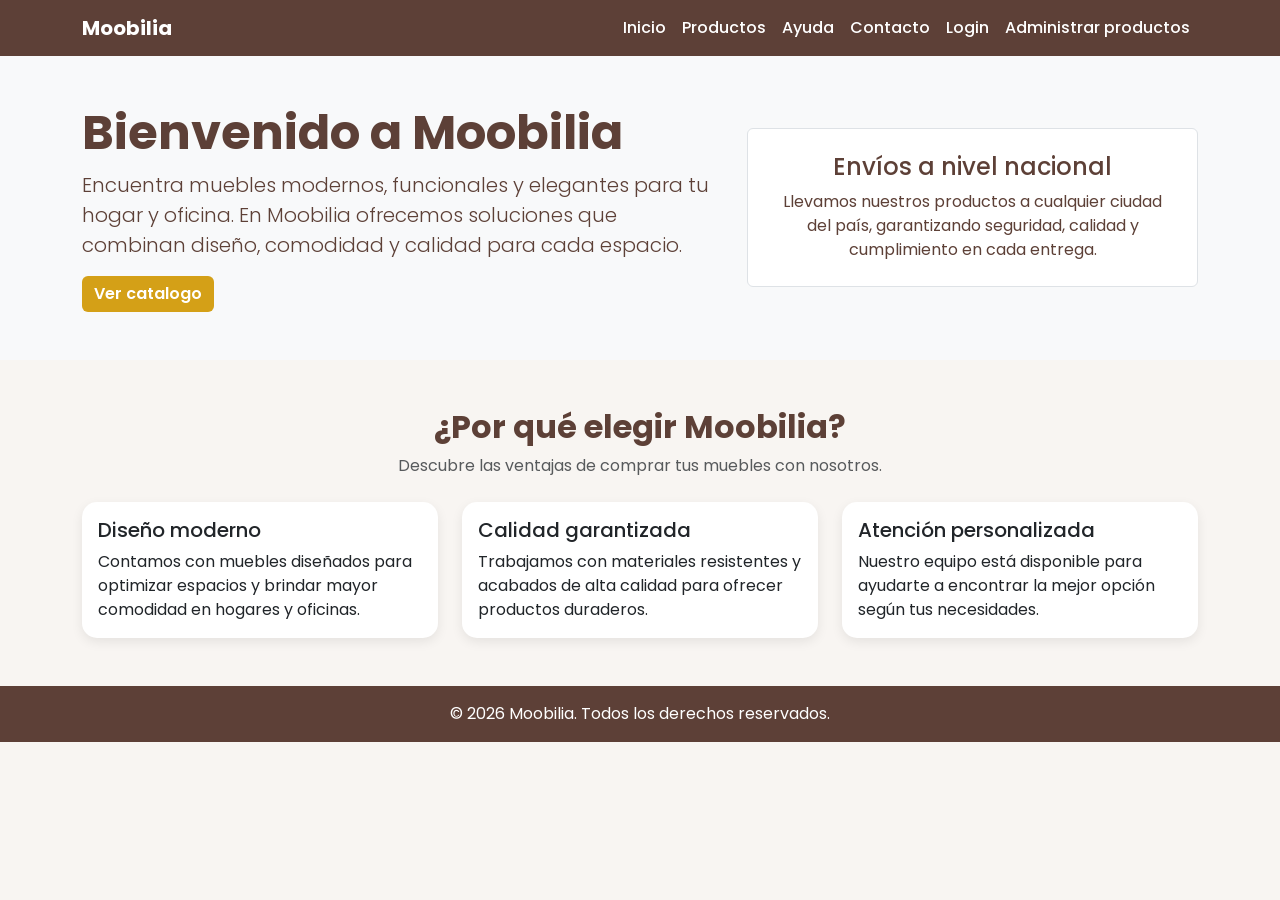
<file: frontend/index.html>
<!doctype html>
<html lang="es">
  <head>
    <meta charset="UTF-8" />
    <meta name="viewport" content="width=device-width, initial-scale=1.0" />
    <meta
      name="description"
      content="Pagina principal de una tienda online basica creada con HTML, CSS, JavaScript y Bootstrap."
    />
    <title>Moobilia</title>
    <link rel="preconnect" href="https://fonts.googleapis.com" />
    <link rel="preconnect" href="https://fonts.gstatic.com" crossorigin />
    <link
      href="https://fonts.googleapis.com/css2?family=Poppins:wght@300;400;500;600;700&display=swap"
      rel="stylesheet"
    />
    <link
      href="https://cdn.jsdelivr.net/npm/bootstrap@5.3.3/dist/css/bootstrap.min.css"
      rel="stylesheet"
    />
    <link rel="stylesheet" href="css/estilos.css" />
  </head>

  <body>
    <!-- Barra de navegacion principal -->
    <nav class="navbar navbar-expand-lg navbar-moobilia">
      <div class="container">
        <a class="navbar-brand fw-bold" href="index.html">Moobilia</a>
        <button
          class="navbar-toggler"
          type="button"
          data-bs-toggle="collapse"
          data-bs-target="#menuPrincipal"
          aria-controls="menuPrincipal"
          aria-expanded="false"
          aria-label="Abrir menu de navegacion"
        >
          <span class="navbar-toggler-icon"></span>
        </button>

        <div class="collapse navbar-collapse" id="menuPrincipal">
          <ul class="navbar-nav ms-auto">
            <li class="nav-item">
              <a class="nav-link active" aria-current="page" href="index.html"
                >Inicio</a
              >
            </li>
            <li class="nav-item">
              <a class="nav-link" href="productos.html">Productos</a>
            </li>
            <li class="nav-item">
              <a class="nav-link" href="ayuda.html">Ayuda</a>
            </li>
            <li class="nav-item">
              <a class="nav-link" href="contacto.html">Contacto</a>
            </li>
            <li class="nav-item">
              <a class="nav-link" href="login.html">Login</a>
            </li>
            <li class="nav-item">
              <a class="nav-link" href="admin-productos.html"
                >Administrar productos</a
              >
            </li>
          </ul>
        </div>
      </div>
    </nav>

    <main>
      <!-- Seccion principal de bienvenida -->
      <section class="bg-light py-5">
        <div class="container">
          <div class="row align-items-center g-4">
            <div class="col-lg-7">
              <h1 class="display-5 fw-bold">Bienvenido a Moobilia</h1>
              <p class="lead">
                Encuentra muebles modernos, funcionales y elegantes para tu
                hogar y oficina. En Moobilia ofrecemos soluciones que combinan
                diseño, comodidad y calidad para cada espacio.
              </p>
              <a class="btn btn-moobilia" href="productos.html">Ver catalogo</a>
            </div>

            <div class="col-lg-5">
              <div class="p-4 bg-white border rounded text-center">
                <h2 class="h4">Envíos a nivel nacional</h2>
                <p class="mb-0">
                  Llevamos nuestros productos a cualquier ciudad del país,
                  garantizando seguridad, calidad y cumplimiento en cada
                  entrega.
                </p>
              </div>
            </div>
          </div>
        </div>
      </section>

      <!-- Tarjetas informativas de ejemplo -->
      <section id="informacion" class="py-5">
        <div class="container">
          <div class="text-center mb-4">
            <h2 class="fw-bold">¿Por qué elegir Moobilia?</h2>
            <p class="text-muted">
              Descubre las ventajas de comprar tus muebles con nosotros.
            </p>
          </div>

          <div class="row g-4">
            <div class="col-md-4">
              <div class="card h-100">
                <div class="card-body">
                  <h3 class="card-title h5">Diseño moderno</h3>
                  <p class="card-text">
                    Contamos con muebles diseñados para optimizar espacios y
                    brindar mayor comodidad en hogares y oficinas.
                  </p>
                </div>
              </div>
            </div>

            <div class="col-md-4">
              <div class="card h-100">
                <div class="card-body">
                  <h3 class="card-title h5">Calidad garantizada</h3>
                  <p class="card-text">
                    Trabajamos con materiales resistentes y acabados de alta
                    calidad para ofrecer productos duraderos.
                  </p>
                </div>
              </div>
            </div>

            <div class="col-md-4">
              <div class="card h-100">
                <div class="card-body">
                  <h3 class="card-title h5">Atención personalizada</h3>
                  <p class="card-text">
                    Nuestro equipo está disponible para ayudarte a encontrar la
                    mejor opción según tus necesidades.
                  </p>
                </div>
              </div>
            </div>
          </div>
        </div>
      </section>
    </main>

    <!-- Pie de pagina basico -->
    <footer class="footer-moobilia text-center py-3">
      <div class="container">
        <p class="mb-0">&copy; 2026 Moobilia. Todos los derechos reservados.</p>
      </div>
    </footer>

    <!-- JavaScript propio y Bootstrap por CDN -->
    <script src="js/script.js"></script>
    <script src="https://cdn.jsdelivr.net/npm/bootstrap@5.3.3/dist/js/bootstrap.bundle.min.js"></script>
  </body>
</html>
</file>
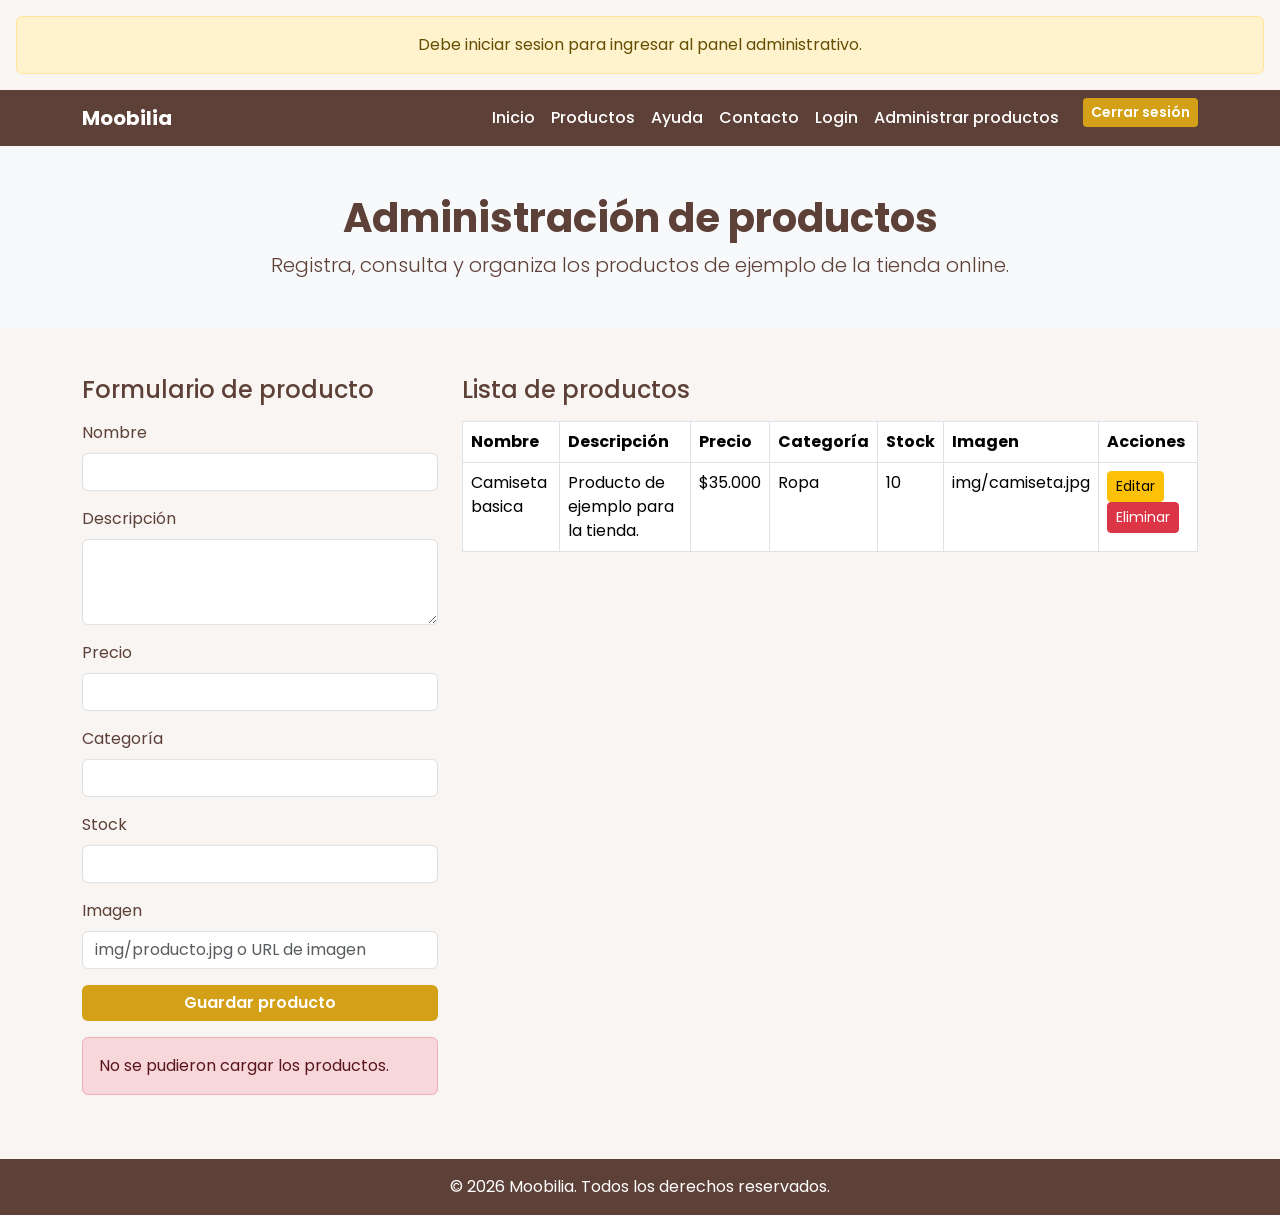
<file: frontend/admin-productos.html>
<!doctype html>
<html lang="es">
  <head>
    <meta charset="UTF-8" />
    <meta name="viewport" content="width=device-width, initial-scale=1.0" />
    <meta
      name="description"
      content="Gestiona el catálogo de productos mediante las operaciones de creación, consulta, actualización y eliminación."
    />
    <title>Panel Administrativo Moobilia</title>
    <link rel="preconnect" href="https://fonts.googleapis.com" />
    <link rel="preconnect" href="https://fonts.gstatic.com" crossorigin />
    <link
      href="https://fonts.googleapis.com/css2?family=Poppins:wght@300;400;500;600;700&display=swap"
      rel="stylesheet"
    />
    <link
      href="https://cdn.jsdelivr.net/npm/bootstrap@5.3.3/dist/css/bootstrap.min.css"
      rel="stylesheet"
    />
    <link rel="stylesheet" href="css/estilos.css" />
  </head>

  <body>
    <!-- Barra de navegacion principal -->
    <nav class="navbar navbar-expand-lg navbar-moobilia">
      <div class="container">
        <a class="navbar-brand fw-bold" href="index.html">Moobilia</a>
        <button
          class="navbar-toggler"
          type="button"
          data-bs-toggle="collapse"
          data-bs-target="#menuPrincipal"
          aria-controls="menuPrincipal"
          aria-expanded="false"
          aria-label="Abrir menu de navegacion"
        >
          <span class="navbar-toggler-icon"></span>
        </button>

        <div class="collapse navbar-collapse" id="menuPrincipal">
          <ul class="navbar-nav ms-auto">
            <li class="nav-item">
              <a class="nav-link" href="index.html">Inicio</a>
            </li>
            <li class="nav-item">
              <a class="nav-link" href="productos.html">Productos</a>
            </li>
            <li class="nav-item">
              <a class="nav-link" href="ayuda.html">Ayuda</a>
            </li>
            <li class="nav-item">
              <a class="nav-link" href="contacto.html">Contacto</a>
            </li>
            <li class="nav-item">
              <a class="nav-link" href="login.html">Login</a>
            </li>
            <li class="nav-item">
              <a
                class="nav-link active"
                aria-current="page"
                href="admin-productos.html"
                >Administrar productos</a
              >
            </li>
            <li class="nav-item ms-lg-3">
              <button
                type="button"
                class="btn btn-moobilia btn-sm"
                id="btnCerrarSesion"
              >
                Cerrar sesi&oacute;n
              </button>
            </li>
          </ul>
        </div>
      </div>
    </nav>

    <main>
      <!-- Encabezado de la pagina -->
      <section class="py-5 text-center bg-light">
        <div class="container">
          <h1 class="fw-bold">Administraci&oacute;n de productos</h1>
          <p class="lead mb-0">
            Registra, consulta y organiza los productos de ejemplo de la tienda
            online.
          </p>
        </div>
      </section>

      <section class="py-5">
        <div class="container">
          <div class="row g-4">
            <div class="col-lg-4">
              <h2 class="h4 mb-3">Formulario de producto</h2>

              <!-- Formulario que sera usado por js/productos.js -->
              <form id="formProducto">
                <div class="mb-3">
                  <label for="nombre" class="form-label">Nombre</label>
                  <input
                    type="text"
                    class="form-control"
                    id="nombre"
                    name="nombre"
                    required
                  />
                </div>

                <div class="mb-3">
                  <label for="descripcion" class="form-label"
                    >Descripci&oacute;n</label
                  >
                  <textarea
                    class="form-control"
                    id="descripcion"
                    name="descripcion"
                    rows="3"
                    required
                  ></textarea>
                </div>

                <div class="mb-3">
                  <label for="precio" class="form-label">Precio</label>
                  <input
                    type="number"
                    class="form-control"
                    id="precio"
                    name="precio"
                    min="0"
                    step="0.01"
                    required
                  />
                </div>

                <div class="mb-3">
                  <label for="categoria" class="form-label"
                    >Categor&iacute;a</label
                  >
                  <input
                    type="text"
                    class="form-control"
                    id="categoria"
                    name="categoria"
                    required
                  />
                </div>

                <div class="mb-3">
                  <label for="stock" class="form-label">Stock</label>
                  <input
                    type="number"
                    class="form-control"
                    id="stock"
                    name="stock"
                    min="0"
                    required
                  />
                </div>

                <div class="mb-3">
                  <label for="imagen" class="form-label">Imagen</label>
                  <input
                    type="text"
                    class="form-control"
                    id="imagen"
                    name="imagen"
                    placeholder="img/producto.jpg o URL de imagen"
                    required
                  />
                </div>

                <button type="submit" class="btn btn-moobilia w-100">
                  Guardar producto
                </button>
              </form>
            </div>

            <div class="col-lg-8">
              <h2 class="h4 mb-3">Lista de productos</h2>

              <div class="table-responsive">
                <table
                  id="tablaProductos"
                  class="table table-bordered table-hover"
                >
                  <thead class="tabla-moobilia">
                    <tr>
                      <th>Nombre</th>
                      <th>Descripci&oacute;n</th>
                      <th>Precio</th>
                      <th>Categor&iacute;a</th>
                      <th>Stock</th>
                      <th>Imagen</th>
                      <th>Acciones</th>
                    </tr>
                  </thead>
                  <tbody>
                    <tr>
                      <td>Camiseta basica</td>
                      <td>Producto de ejemplo para la tienda.</td>
                      <td>$35.000</td>
                      <td>Ropa</td>
                      <td>10</td>
                      <td>img/camiseta.jpg</td>
                      <td>
                        <button type="button" class="btn btn-warning btn-sm">
                          Editar
                        </button>
                        <button type="button" class="btn btn-danger btn-sm">
                          Eliminar
                        </button>
                      </td>
                    </tr>
                  </tbody>
                </table>
              </div>
            </div>
          </div>
        </div>
      </section>
    </main>

    <!-- Pie de pagina basico -->
    <footer class="footer-moobilia text-center py-3">
      <div class="container">
        <p class="mb-0">&copy; 2026 Moobilia. Todos los derechos reservados.</p>
      </div>
    </footer>

    <script src="https://cdn.jsdelivr.net/npm/bootstrap@5.3.3/dist/js/bootstrap.bundle.min.js"></script>
    <script src="js/auth.js"></script>
    <script src="js/productos.js"></script>
  </body>
</html>
</file>
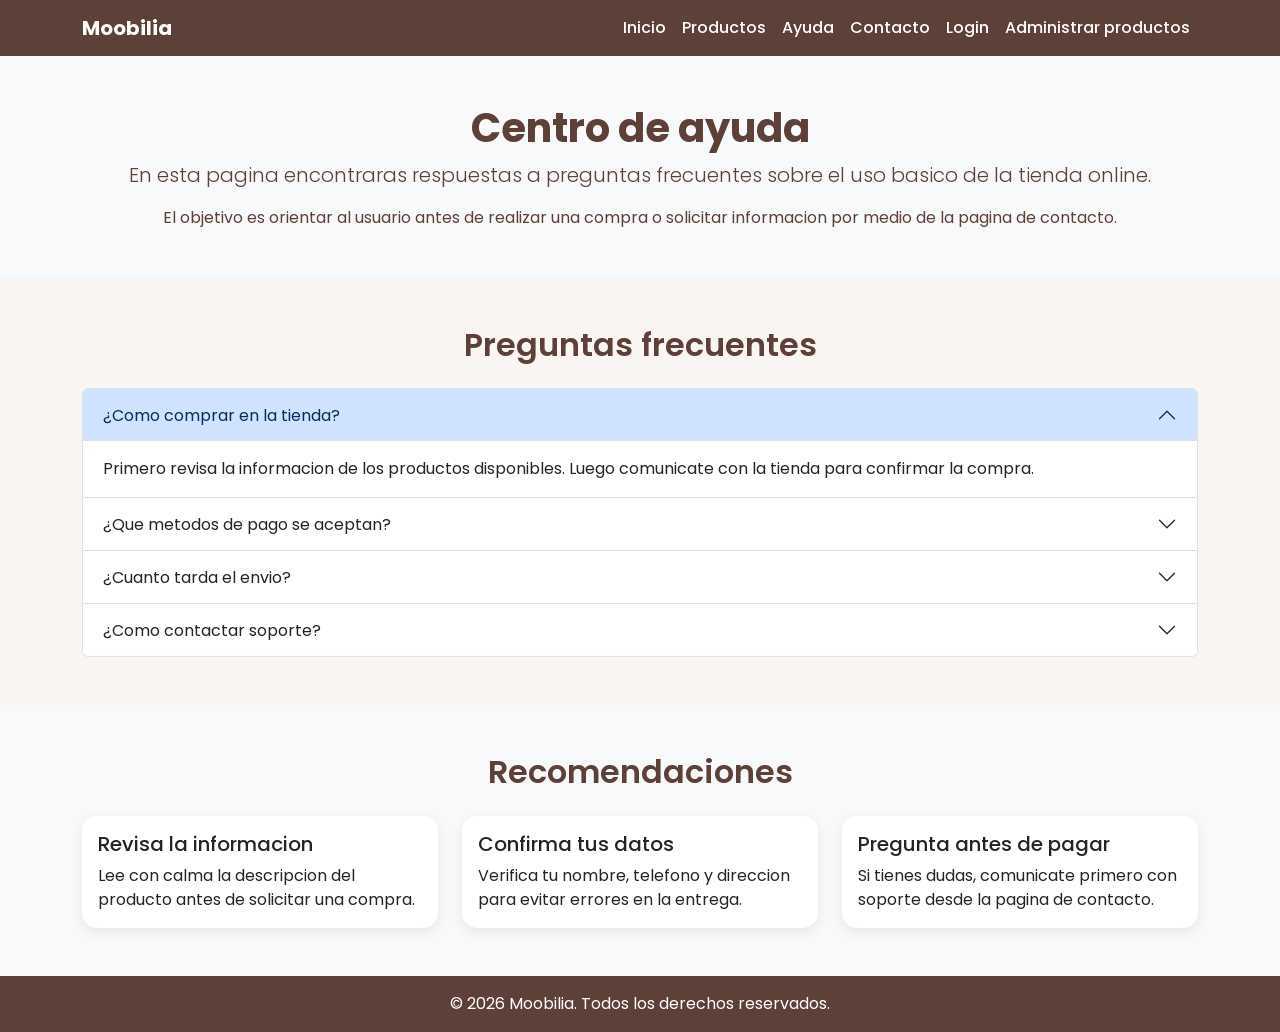
<file: frontend/ayuda.html>
<!doctype html>
<html lang="es">
  <head>
    <meta charset="UTF-8" />
    <meta name="viewport" content="width=device-width, initial-scale=1.0" />
    <meta
      name="description"
      content="Estamos comprometidos con brindarte la mejor experiencia. Aquí encontrarás respuestas a las preguntas más frecuentes de nuestros clientes. Si necesitas ayuda adicional, no dudes en contactarnos a través de nuestro formulario de contacto o por correo electrónico. ¡Estamos aquí para ayudarte!"
    />
    <title>Centro de ayuda</title>
    <link rel="preconnect" href="https://fonts.googleapis.com" />
    <link rel="preconnect" href="https://fonts.gstatic.com" crossorigin />
    <link
      href="https://fonts.googleapis.com/css2?family=Poppins:wght@300;400;500;600;700&display=swap"
      rel="stylesheet"
    />
    <link
      href="https://cdn.jsdelivr.net/npm/bootstrap@5.3.3/dist/css/bootstrap.min.css"
      rel="stylesheet"
    />
    <link rel="stylesheet" href="css/estilos.css" />
  </head>

  <body>
    <!-- Barra de navegacion principal -->
    <nav class="navbar navbar-expand-lg navbar-moobilia">
      <div class="container">
        <a class="navbar-brand fw-bold" href="index.html">Moobilia</a>
        <button
          class="navbar-toggler"
          type="button"
          data-bs-toggle="collapse"
          data-bs-target="#menuPrincipal"
          aria-controls="menuPrincipal"
          aria-expanded="false"
          aria-label="Abrir menu de navegacion"
        >
          <span class="navbar-toggler-icon"></span>
        </button>

        <div class="collapse navbar-collapse" id="menuPrincipal">
          <ul class="navbar-nav ms-auto">
            <li class="nav-item">
              <a class="nav-link" href="index.html">Inicio</a>
            </li>
            <li class="nav-item">
              <a class="nav-link" href="productos.html">Productos</a>
            </li>
            <li class="nav-item">
              <a class="nav-link active" aria-current="page" href="ayuda.html"
                >Ayuda</a
              >
            </li>
            <li class="nav-item">
              <a class="nav-link" href="contacto.html">Contacto</a>
            </li>
            <li class="nav-item">
              <a class="nav-link" href="login.html">Login</a>
            </li>
            <li class="nav-item">
              <a class="nav-link" href="admin-productos.html"
                >Administrar productos</a
              >
            </li>
          </ul>
        </div>
      </div>
    </nav>

    <main>
      <!-- Presentacion de la pagina de ayuda -->
      <section class="py-5 text-center bg-light">
        <div class="container">
          <h1 class="fw-bold">Centro de ayuda</h1>
          <p class="lead mb-3">
            En esta pagina encontraras respuestas a preguntas frecuentes sobre
            el uso basico de la tienda online.
          </p>
          <p class="mb-0">
            El objetivo es orientar al usuario antes de realizar una compra o
            solicitar informacion por medio de la pagina de contacto.
          </p>
        </div>
      </section>

      <!-- Preguntas frecuentes con acordeon de Bootstrap -->
      <section class="py-5">
        <div class="container">
          <h2 class="text-center mb-4">Preguntas frecuentes</h2>

          <div class="accordion" id="preguntasFrecuentes">
            <div class="accordion-item">
              <h3 class="accordion-header">
                <button
                  class="accordion-button"
                  type="button"
                  data-bs-toggle="collapse"
                  data-bs-target="#preguntaUno"
                  aria-expanded="true"
                  aria-controls="preguntaUno"
                >
                  &iquest;Como comprar en la tienda?
                </button>
              </h3>
              <div
                id="preguntaUno"
                class="accordion-collapse collapse show"
                data-bs-parent="#preguntasFrecuentes"
              >
                <div class="accordion-body">
                  Primero revisa la informacion de los productos disponibles.
                  Luego comunicate con la tienda para confirmar la compra.
                </div>
              </div>
            </div>

            <div class="accordion-item">
              <h3 class="accordion-header">
                <button
                  class="accordion-button collapsed"
                  type="button"
                  data-bs-toggle="collapse"
                  data-bs-target="#preguntaDos"
                  aria-expanded="false"
                  aria-controls="preguntaDos"
                >
                  &iquest;Que metodos de pago se aceptan?
                </button>
              </h3>
              <div
                id="preguntaDos"
                class="accordion-collapse collapse"
                data-bs-parent="#preguntasFrecuentes"
              >
                <div class="accordion-body">
                  La tienda puede aceptar pagos en efectivo, transferencias o
                  pagos digitales, segun las opciones definidas por el negocio.
                </div>
              </div>
            </div>

            <div class="accordion-item">
              <h3 class="accordion-header">
                <button
                  class="accordion-button collapsed"
                  type="button"
                  data-bs-toggle="collapse"
                  data-bs-target="#preguntaTres"
                  aria-expanded="false"
                  aria-controls="preguntaTres"
                >
                  &iquest;Cuanto tarda el envio?
                </button>
              </h3>
              <div
                id="preguntaTres"
                class="accordion-collapse collapse"
                data-bs-parent="#preguntasFrecuentes"
              >
                <div class="accordion-body">
                  El tiempo de envio depende de la ciudad y del servicio de
                  entrega. Antes de comprar, confirma esta informacion con la
                  tienda.
                </div>
              </div>
            </div>

            <div class="accordion-item">
              <h3 class="accordion-header">
                <button
                  class="accordion-button collapsed"
                  type="button"
                  data-bs-toggle="collapse"
                  data-bs-target="#preguntaCuatro"
                  aria-expanded="false"
                  aria-controls="preguntaCuatro"
                >
                  &iquest;Como contactar soporte?
                </button>
              </h3>
              <div
                id="preguntaCuatro"
                class="accordion-collapse collapse"
                data-bs-parent="#preguntasFrecuentes"
              >
                <div class="accordion-body">
                  Puedes ir a la pagina de contacto y enviar tus datos para que
                  el equipo de la tienda responda tu solicitud.
                </div>
              </div>
            </div>
          </div>
        </div>
      </section>

      <!-- Recomendaciones para el usuario -->
      <section class="py-5 bg-light">
        <div class="container">
          <h2 class="text-center mb-4">Recomendaciones</h2>

          <div class="row g-4">
            <div class="col-md-4">
              <div class="card h-100">
                <div class="card-body">
                  <h3 class="card-title h5">Revisa la informacion</h3>
                  <p class="card-text">
                    Lee con calma la descripcion del producto antes de solicitar
                    una compra.
                  </p>
                </div>
              </div>
            </div>

            <div class="col-md-4">
              <div class="card h-100">
                <div class="card-body">
                  <h3 class="card-title h5">Confirma tus datos</h3>
                  <p class="card-text">
                    Verifica tu nombre, telefono y direccion para evitar errores
                    en la entrega.
                  </p>
                </div>
              </div>
            </div>

            <div class="col-md-4">
              <div class="card h-100">
                <div class="card-body">
                  <h3 class="card-title h5">Pregunta antes de pagar</h3>
                  <p class="card-text">
                    Si tienes dudas, comunicate primero con soporte desde la
                    pagina de contacto.
                  </p>
                </div>
              </div>
            </div>
          </div>
        </div>
      </section>
    </main>

    <!-- Pie de pagina basico -->
    <footer class="footer-moobilia text-center py-3">
      <div class="container">
        <p class="mb-0">&copy; 2026 Moobilia. Todos los derechos reservados.</p>
      </div>
    </footer>

    <script src="https://cdn.jsdelivr.net/npm/bootstrap@5.3.3/dist/js/bootstrap.bundle.min.js"></script>
  </body>
</html>
</file>
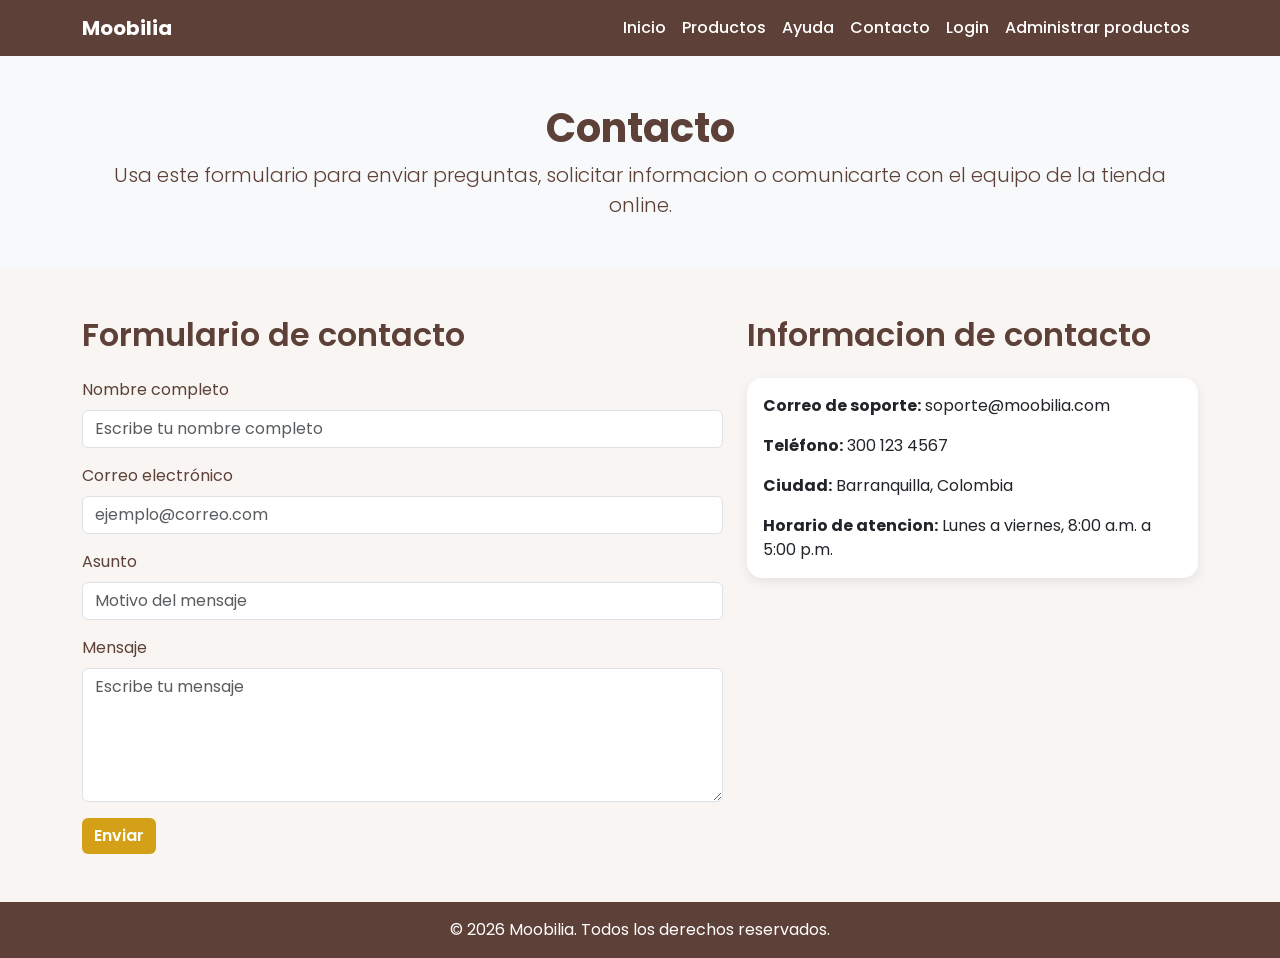
<file: frontend/contacto.html>
<!doctype html>
<html lang="es">
  <head>
    <meta charset="UTF-8" />
    <meta name="viewport" content="width=device-width, initial-scale=1.0" />
    <meta
      name="description"
      content="¿Tienes preguntas o necesitas asesoría? Nuestro equipo está listo para ayudarte."
    />
    <title>Contacto</title>
    <link rel="preconnect" href="https://fonts.googleapis.com" />
    <link rel="preconnect" href="https://fonts.gstatic.com" crossorigin />
    <link
      href="https://fonts.googleapis.com/css2?family=Poppins:wght@300;400;500;600;700&display=swap"
      rel="stylesheet"
    />
    <link
      href="https://cdn.jsdelivr.net/npm/bootstrap@5.3.3/dist/css/bootstrap.min.css"
      rel="stylesheet"
    />
    <link rel="stylesheet" href="css/estilos.css" />
  </head>

  <body>
    <!-- Barra de navegacion principal -->
    <nav class="navbar navbar-expand-lg navbar-moobilia">
      <div class="container">
        <a class="navbar-brand fw-bold" href="index.html">Moobilia</a>
        <button
          class="navbar-toggler"
          type="button"
          data-bs-toggle="collapse"
          data-bs-target="#menuPrincipal"
          aria-controls="menuPrincipal"
          aria-expanded="false"
          aria-label="Abrir menu de navegacion"
        >
          <span class="navbar-toggler-icon"></span>
        </button>

        <div class="collapse navbar-collapse" id="menuPrincipal">
          <ul class="navbar-nav ms-auto">
            <li class="nav-item">
              <a class="nav-link" href="index.html">Inicio</a>
            </li>
            <li class="nav-item">
              <a class="nav-link" href="productos.html">Productos</a>
            </li>
            <li class="nav-item">
              <a class="nav-link" href="ayuda.html">Ayuda</a>
            </li>
            <li class="nav-item">
              <a
                class="nav-link active"
                aria-current="page"
                href="contacto.html"
                >Contacto</a
              >
            </li>
            <li class="nav-item">
              <a class="nav-link" href="login.html">Login</a>
            </li>
            <li class="nav-item">
              <a class="nav-link" href="admin-productos.html"
                >Administrar productos</a
              >
            </li>
          </ul>
        </div>
      </div>
    </nav>

    <main>
      <!-- Presentacion de la pagina de contacto -->
      <section class="py-5 text-center bg-light">
        <div class="container">
          <h1 class="fw-bold">Contacto</h1>
          <p class="lead mb-0">
            Usa este formulario para enviar preguntas, solicitar informacion o
            comunicarte con el equipo de la tienda online.
          </p>
        </div>
      </section>

      <section class="py-5">
        <div class="container">
          <div class="row g-4">
            <div class="col-lg-7">
              <h2 class="mb-4">Formulario de contacto</h2>

              <form id="formulario">
                <div class="mb-3">
                  <label for="nombre" class="form-label">Nombre completo</label>
                  <input
                    type="text"
                    class="form-control"
                    id="nombre"
                    name="nombre"
                    placeholder="Escribe tu nombre completo"
                    required
                  />
                </div>

                <div class="mb-3">
                  <label for="correo" class="form-label"
                    >Correo electr&oacute;nico</label
                  >
                  <input
                    type="email"
                    class="form-control"
                    id="correo"
                    name="correo"
                    placeholder="ejemplo@correo.com"
                    required
                  />
                </div>

                <div class="mb-3">
                  <label for="asunto" class="form-label">Asunto</label>
                  <input
                    type="text"
                    class="form-control"
                    id="asunto"
                    name="asunto"
                    placeholder="Motivo del mensaje"
                    required
                  />
                </div>

                <div class="mb-3">
                  <label for="mensaje" class="form-label">Mensaje</label>
                  <textarea
                    class="form-control"
                    id="mensaje"
                    name="mensaje"
                    rows="5"
                    placeholder="Escribe tu mensaje"
                    required
                  ></textarea>
                </div>
                <div id="respuesta" class="mb-3 text-danger"></div>

                <button type="submit" class="btn btn-moobilia">Enviar</button>
              </form>
            </div>

            <div class="col-lg-5">
              <h2 class="mb-4">Informacion de contacto</h2>

              <div class="card">
                <div class="card-body">
                  <p>
                    <strong>Correo de soporte:</strong>
                    soporte@moobilia.com
                  </p>
                  <p><strong>Tel&eacute;fono:</strong> 300 123 4567</p>
                  <p><strong>Ciudad:</strong> Barranquilla, Colombia</p>
                  <p class="mb-0">
                    <strong>Horario de atencion:</strong>
                    Lunes a viernes, 8:00 a.m. a 5:00 p.m.
                  </p>
                </div>
              </div>
            </div>
          </div>
        </div>
      </section>
    </main>

    <!-- Pie de pagina basico -->
    <footer class="footer-moobilia text-center py-3">
      <div class="container">
        <p class="mb-0">&copy; 2026 Moobilia. Todos los derechos reservados.</p>
      </div>
    </footer>

    <script src="https://cdn.jsdelivr.net/npm/bootstrap@5.3.3/dist/js/bootstrap.bundle.min.js"></script>
    <script src="js/script.js"></script>
  </body>
</html>
</file>
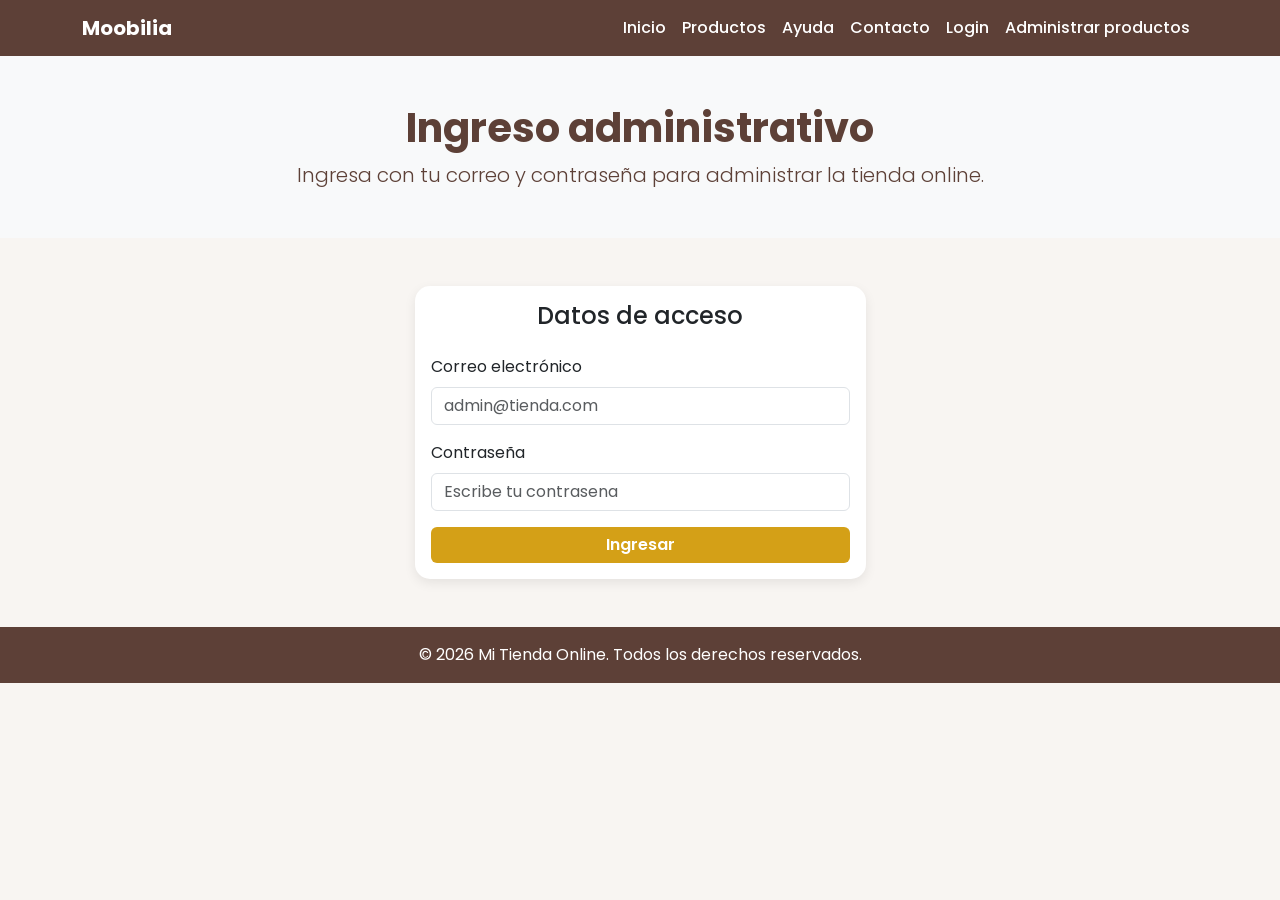
<file: frontend/login.html>
<!doctype html>
<html lang="es">
  <head>
    <meta charset="UTF-8" />
    <meta name="viewport" content="width=device-width, initial-scale=1.0" />
    <meta
      name="description"
      content="Ingresa tus credenciales para administrar los productos de Moobilia."
    />
    <title>Ingreso administrativo</title>
    <link rel="preconnect" href="https://fonts.googleapis.com" />
    <link rel="preconnect" href="https://fonts.gstatic.com" crossorigin />
    <link
      href="https://fonts.googleapis.com/css2?family=Poppins:wght@300;400;500;600;700&display=swap"
      rel="stylesheet"
    />
    <link
      href="https://cdn.jsdelivr.net/npm/bootstrap@5.3.3/dist/css/bootstrap.min.css"
      rel="stylesheet"
    />
    <link rel="stylesheet" href="css/estilos.css" />
  </head>

  <body>
    <!-- Barra de navegacion principal -->
    <nav class="navbar navbar-expand-lg navbar-moobilia">
      <div class="container">
        <a class="navbar-brand fw-bold" href="index.html">Moobilia</a>
        <button
          class="navbar-toggler"
          type="button"
          data-bs-toggle="collapse"
          data-bs-target="#menuPrincipal"
          aria-controls="menuPrincipal"
          aria-expanded="false"
          aria-label="Abrir menu de navegacion"
        >
          <span class="navbar-toggler-icon"></span>
        </button>

        <div class="collapse navbar-collapse" id="menuPrincipal">
          <ul class="navbar-nav ms-auto">
            <li class="nav-item">
              <a class="nav-link" href="index.html">Inicio</a>
            </li>
            <li class="nav-item">
              <a class="nav-link" href="productos.html">Productos</a>
            </li>
            <li class="nav-item">
              <a class="nav-link" href="ayuda.html">Ayuda</a>
            </li>
            <li class="nav-item">
              <a class="nav-link" href="contacto.html">Contacto</a>
            </li>
            <li class="nav-item">
              <a class="nav-link active" aria-current="page" href="login.html"
                >Login</a
              >
            </li>
            <li class="nav-item">
              <a class="nav-link" href="admin-productos.html"
                >Administrar productos</a
              >
            </li>
          </ul>
        </div>
      </div>
    </nav>

    <main>
      <!-- Orientacion para el usuario administrador -->
      <section class="py-5 text-center bg-light">
        <div class="container">
          <h1 class="fw-bold">Ingreso administrativo</h1>
          <p class="lead mb-0">
            Ingresa con tu correo y contrase&ntilde;a para administrar la tienda
            online.
          </p>
        </div>
      </section>

      <section class="py-5">
        <div class="container">
          <div class="row justify-content-center">
            <div class="col-md-8 col-lg-5">
              <div class="card">
                <div class="card-body">
                  <h2 class="h4 mb-4 text-center">Datos de acceso</h2>

                  <form id="formLogin">
                    <div class="mb-3">
                      <label for="correo" class="form-label"
                        >Correo electr&oacute;nico</label
                      >
                      <input
                        type="email"
                        class="form-control"
                        id="correo"
                        name="correo"
                        placeholder="admin@tienda.com"
                        required
                      />
                    </div>

                    <div class="mb-3">
                      <label for="password" class="form-label"
                        >Contrase&ntilde;a</label
                      >
                      <input
                        type="password"
                        class="form-control"
                        id="password"
                        name="password"
                        placeholder="Escribe tu contrasena"
                        required
                      />
                    </div>

                    <button type="submit" class="btn btn-moobilia w-100">
                      Ingresar
                    </button>
                  </form>

                  <div id="mensajeLogin" class="alert d-none mt-3" role="alert">
                    Mensaje de respuesta
                  </div>
                </div>
              </div>
            </div>
          </div>
        </div>
      </section>
    </main>

    <!-- Pie de pagina basico -->
    <footer class="footer-moobilia text-center py-3">
      <div class="container">
        <p class="mb-0">
          &copy; 2026 Mi Tienda Online. Todos los derechos reservados.
        </p>
      </div>
    </footer>

    <script src="https://cdn.jsdelivr.net/npm/bootstrap@5.3.3/dist/js/bootstrap.bundle.min.js"></script>
    <script src="js/login.js"></script>
  </body>
</html>
</file>
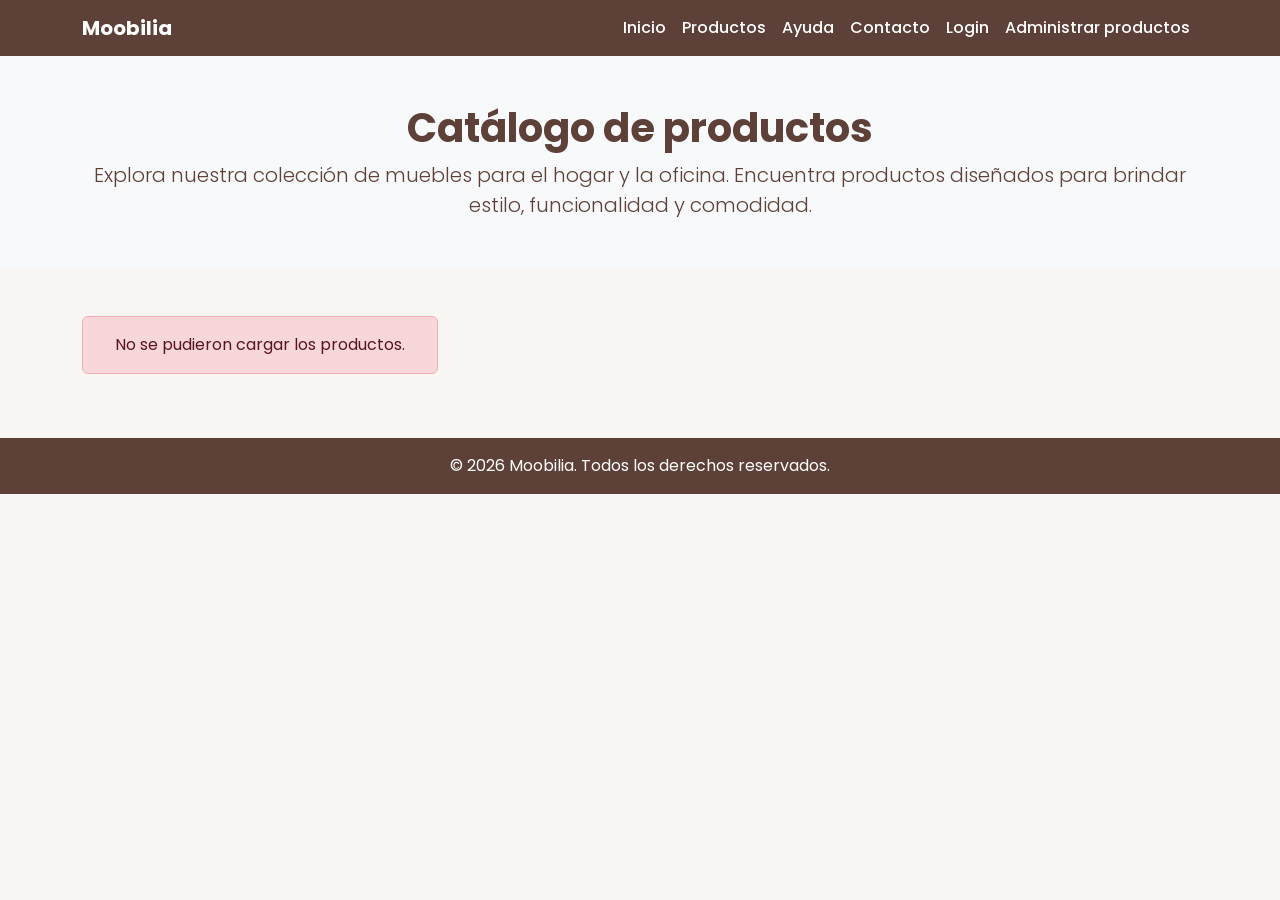
<file: frontend/productos.html>
<!doctype html>
<html lang="es">
  <head>
    <meta charset="UTF-8" />
    <meta name="viewport" content="width=device-width, initial-scale=1.0" />
    <meta
      name="description"
      content="Explora nuestra colección de muebles para el hogar y la oficina. Encuentra productos diseñados para brindar estilo, funcionalidad y comodidad."
    />
    <title>Catalogo de productos</title>
    <link rel="preconnect" href="https://fonts.googleapis.com" />
    <link rel="preconnect" href="https://fonts.gstatic.com" crossorigin />
    <link
      href="https://fonts.googleapis.com/css2?family=Poppins:wght@300;400;500;600;700&display=swap"
      rel="stylesheet"
    />
    <link
      href="https://cdn.jsdelivr.net/npm/bootstrap@5.3.3/dist/css/bootstrap.min.css"
      rel="stylesheet"
    />
    <link rel="stylesheet" href="css/estilos.css" />
  </head>

  <body>
    <!-- Barra de navegacion principal -->
    <nav class="navbar navbar-expand-lg navbar-moobilia">
      <div class="container">
        <a class="navbar-brand fw-bold" href="index.html">Moobilia</a>
        <button
          class="navbar-toggler"
          type="button"
          data-bs-toggle="collapse"
          data-bs-target="#menuPrincipal"
          aria-controls="menuPrincipal"
          aria-expanded="false"
          aria-label="Abrir menu de navegacion"
        >
          <span class="navbar-toggler-icon"></span>
        </button>

        <div class="collapse navbar-collapse" id="menuPrincipal">
          <ul class="navbar-nav ms-auto">
            <li class="nav-item">
              <a class="nav-link" href="index.html">Inicio</a>
            </li>
            <li class="nav-item">
              <a
                class="nav-link active"
                aria-current="page"
                href="productos.html"
                >Productos</a
              >
            </li>
            <li class="nav-item">
              <a class="nav-link" href="ayuda.html">Ayuda</a>
            </li>
            <li class="nav-item">
              <a class="nav-link" href="contacto.html">Contacto</a>
            </li>
            <li class="nav-item">
              <a class="nav-link" href="login.html">Login</a>
            </li>
            <li class="nav-item">
              <a class="nav-link" href="admin-productos.html"
                >Administrar productos</a
              >
            </li>
          </ul>
        </div>
      </div>
    </nav>

    <main>
      <!-- Presentacion del catalogo -->
      <section class="py-5 text-center bg-light">
        <div class="container">
          <h1 class="fw-bold">Cat&aacute;logo de productos</h1>
          <p class="lead mb-0">
            Explora nuestra colección de muebles para el hogar y la oficina.
            Encuentra productos diseñados para brindar estilo, funcionalidad y
            comodidad.
          </p>
        </div>
      </section>

      <!-- Tarjetas de productos -->
      <section class="py-5">
        <div class="container">
          <div
            id="contenedorProductos"
            class="row row-cols-1 row-cols-md-2 row-cols-lg-3 g-4"
          >
            <div class="col-12">
              <p class="text-center text-muted mb-0">Cargando productos...</p>
            </div>
          </div>
        </div>
      </section>
    </main>

    <!-- Pie de pagina basico -->
    <footer class="footer-moobilia text-center py-3">
      <div class="container">
        <p class="mb-0">&copy; 2026 Moobilia. Todos los derechos reservados.</p>
      </div>
    </footer>

    <script src="https://cdn.jsdelivr.net/npm/bootstrap@5.3.3/dist/js/bootstrap.bundle.min.js"></script>
    <script src="js/script.js"></script>
  </body>
</html>
</file>
<file: frontend/css/estilos.css>
:root {
    --fondo-principal: #F8F5F2;
    --marron-oscuro: #5D4037;
    --mostaza-quemada: #D4A017;

    --fondo-secundario: #FFFFFF;
    --mostaza-hover: #B88912;
}

body {
    font-family: 'Poppins', sans-serif;
    background-color: var(--fondo-principal);
    color: var(--marron-oscuro);
}

.navbar-moobilia {
    background-color: var(--marron-oscuro);
}

.navbar-moobilia .nav-link,
.navbar-moobilia .navbar-brand {
    color: white !important;
    font-weight: 500;
}

.navbar-moobilia .nav-link:hover {
    color: var(--mostaza-quemada) !important;
}

.btn-moobilia {
    background-color: var(--mostaza-quemada);
    border: none;
    color: white;
    font-weight: 600;
}

.btn-moobilia:hover {
    background-color: var(--mostaza-hover);
    color: white;
}

.card {
    border: none;
    border-radius: 15px;
    background-color: var(--fondo-secundario);
    box-shadow: 0 4px 12px rgba(0,0,0,.08);
    transition: transform .2s ease;
}

.card:hover {
    transform: translateY(-3px);
}

h1,
h2,
h3,
h4,
h5 {
    color: var(--marron-oscuro);
    font-weight: 600;
}

.footer-moobilia {
    background-color: var(--marron-oscuro);
    color: white;
}

.tabla-moobilia {
    background-color: var(--marron-oscuro);
    color: white;
}
</file>
